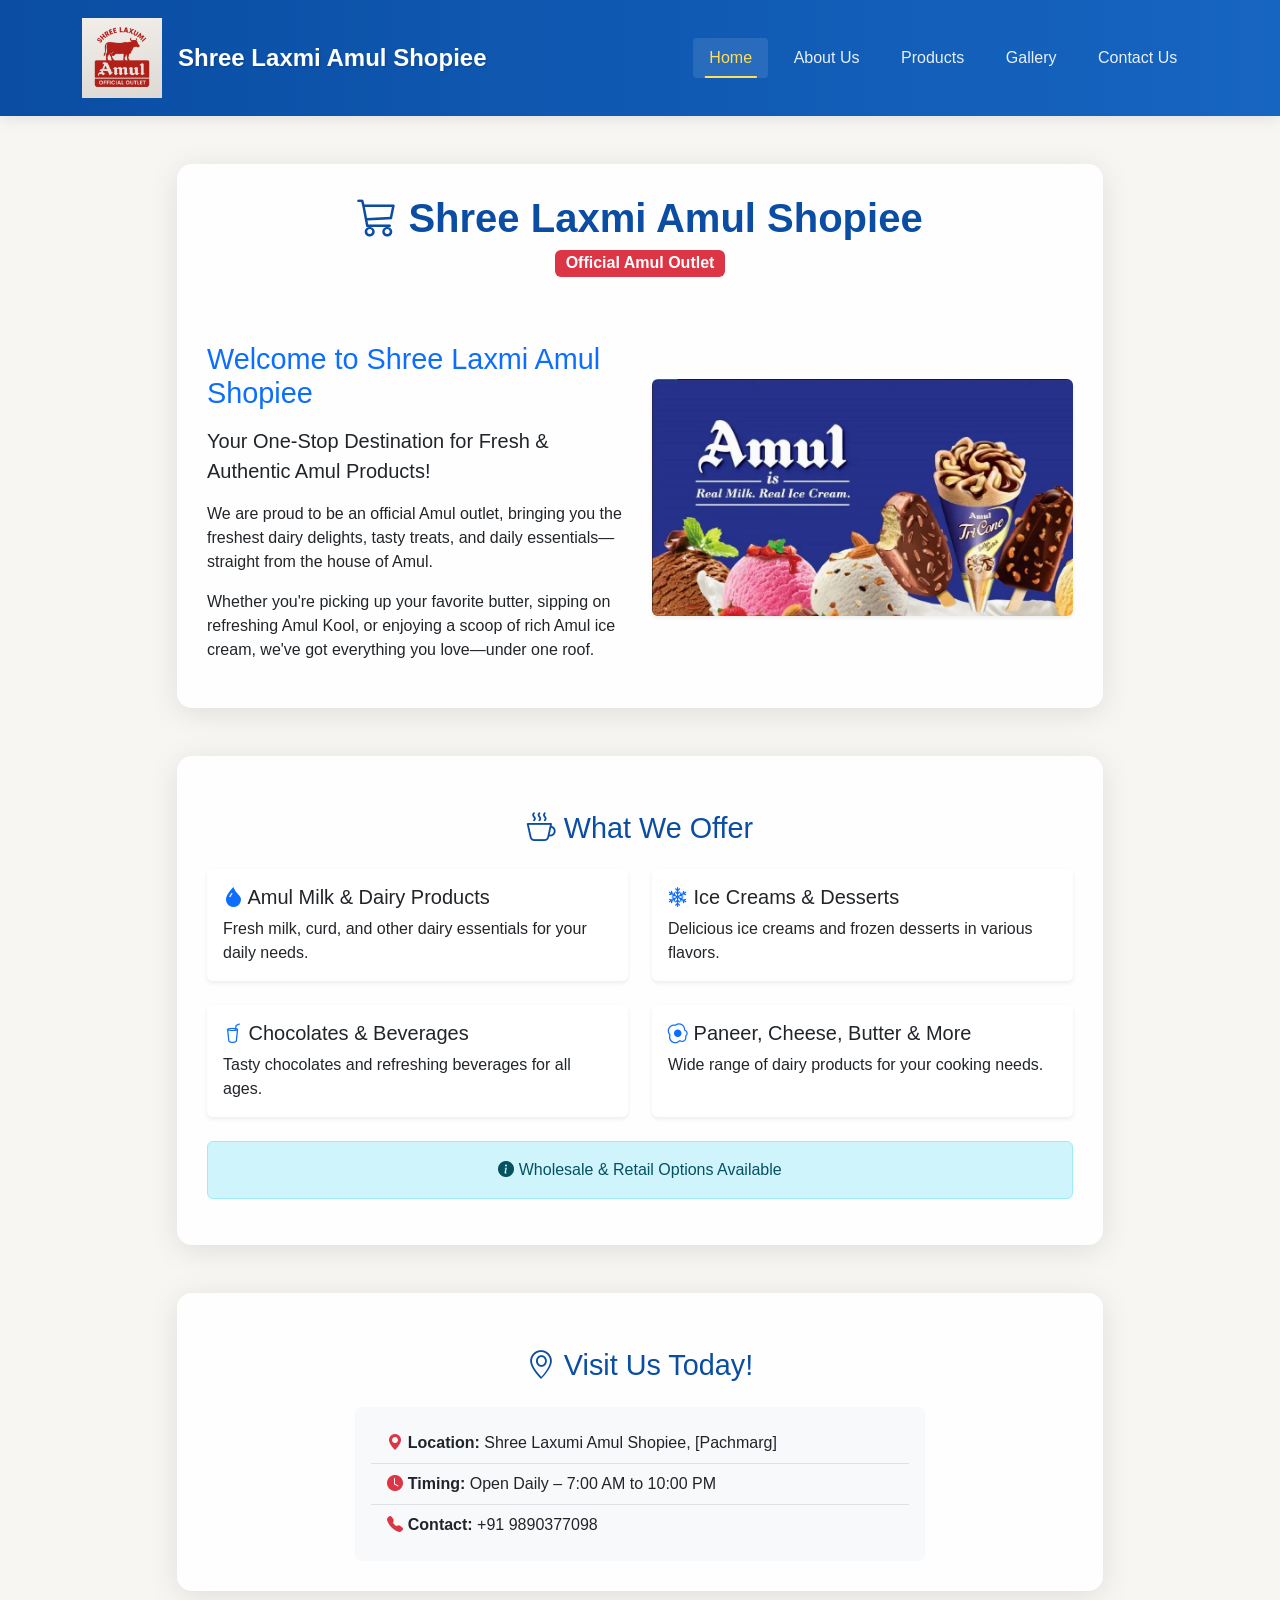
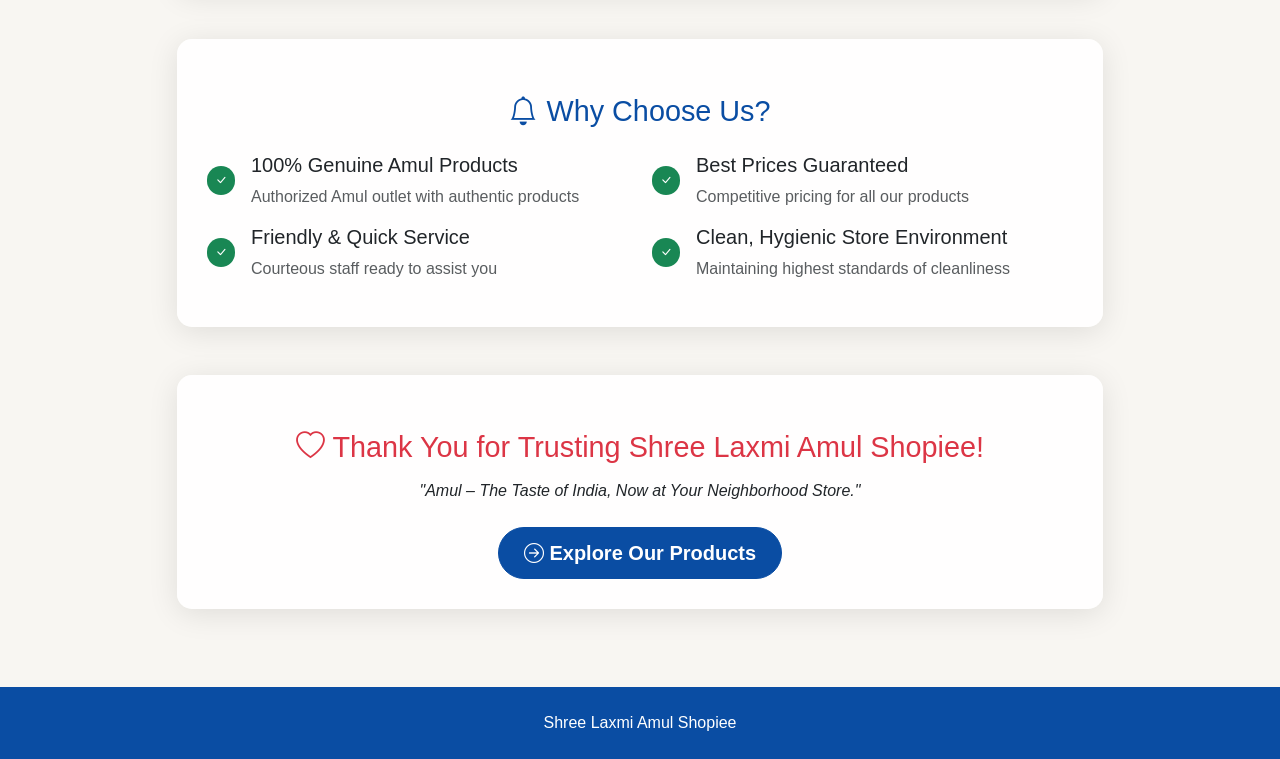
<file: index.html>
<!DOCTYPE html>
<html lang="en">
<head>
    <meta charset="UTF-8">
    <meta name="viewport" content="width=device-width, initial-scale=1.0">
    <title>Amul - Home</title>
    <!-- Bootstrap CSS -->
    <link href="https://cdn.jsdelivr.net/npm/bootstrap@5.3.2/dist/css/bootstrap.min.css" rel="stylesheet">
    <!-- Bootstrap Icons -->
    <link rel="stylesheet" href="https://cdn.jsdelivr.net/npm/bootstrap-icons@1.11.1/font/bootstrap-icons.css">
    <!-- Animate.css -->
    <link rel="stylesheet" href="https://cdnjs.cloudflare.com/ajax/libs/animate.css/4.1.1/animate.min.css">
    <link rel="stylesheet" href="style.css">
</head>
<body>

<nav class="navbar navbar-expand-lg navbar-dark sticky-top">
    <div class="container">
        <a class="navbar-brand d-flex align-items-center" href="index.html">
            <img src="Amul.jpg" alt="Amul Logo" class="logo-img">
            <span class="shop-name ms-3">Shree Laxmi Amul Shopiee</span>
        </a>
        <button class="navbar-toggler" type="button" data-bs-toggle="collapse" data-bs-target="#navbarNav">
            <span class="navbar-toggler-icon"></span>
        </button>
        <div class="collapse navbar-collapse" id="navbarNav">
            <ul class="navbar-nav ms-auto">
                <li class="nav-item">
                    <a class="nav-link active" href="index.html">Home</a>
                </li>
                <li class="nav-item">
                    <a class="nav-link" href="about.html">About Us</a>
                </li>
                <li class="nav-item">
                    <a class="nav-link" href="products.html">Products</a>
                </li>
                <li class="nav-item">
                    <a class="nav-link" href="gallery.html">Gallery</a>
                </li>
                <li class="nav-item">
                    <a class="nav-link" href="contact.html">Contact Us</a>
                </li>
            </ul>
        </div>
    </div>
</nav>

<div class="floating-background">
    <div class="ice-cream cone"></div>
    <div class="ice-cream cup"></div>
    <div class="ice-cream candy"></div>
    <div class="ice-cream cone reversed"></div>
    <div class="ice-cream cup reversed"></div>
    <div class="ice-cream candy reversed"></div>
    <div class="ice-cream cone"></div>
    <div class="ice-cream cup"></div>
    <div class="ice-cream candy"></div>
    <div class="ice-cream cone reversed"></div>
</div>

<main class="container py-5">
    <div class="row justify-content-center">
        <div class="col-lg-10">
            <!-- Hero Section -->
            <div class="content-card mb-5 animate__animated animate__fadeInDown">
                <div class="text-center mb-4">
                    <h1><i class="bi bi-cart3"></i> Shree Laxmi Amul Shopiee</h1>
                    <p class="badge bg-danger fs-6">Official Amul Outlet</p>
                </div>
                
                <div class="row align-items-center">
                    <div class="col-md-6">
                        <h2 class="text-primary"><i class="bi bi-cheese"></i> Welcome to Shree Laxmi Amul Shopiee</h2>
                        <p class="lead">Your One-Stop Destination for Fresh & Authentic Amul Products!</p>
                        <p>We are proud to be an official Amul outlet, bringing you the freshest dairy delights, tasty treats, and daily essentials—straight from the house of Amul.</p>
                        <p>Whether you're picking up your favorite butter, sipping on refreshing Amul Kool, or enjoying a scoop of rich Amul ice cream, we've got everything you love—under one roof.</p>
                    </div>
                    <div class="col-md-6">
                        <div class="text-center">
                            <img src="images/iceindex.webp" alt="Amul Products" class="img-fluid rounded shadow-sm" style="max-height: 300px;">
                        </div>
                    </div>
                </div>
            </div>
            
            <!-- What We Offer Section -->
            <div class="content-card mb-5 animate__animated animate__fadeIn animate__delay-1s">
                <h2 class="text-center mb-4"><i class="bi bi-cup-hot"></i> What We Offer</h2>
                
                <div class="row row-cols-1 row-cols-md-2 g-4">
                    <div class="col">
                        <div class="card h-100 border-0 shadow-sm animate__animated animate__fadeInLeft animate__delay-2s">
                            <div class="card-body">
                                <h5 class="card-title"><i class="bi bi-droplet-fill text-primary"></i> Amul Milk & Dairy Products</h5>
                                <p class="card-text">Fresh milk, curd, and other dairy essentials for your daily needs.</p>
                            </div>
                        </div>
                    </div>
                    <div class="col">
                        <div class="card h-100 border-0 shadow-sm animate__animated animate__fadeInRight animate__delay-2s">
                            <div class="card-body">
                                <h5 class="card-title"><i class="bi bi-snow2 text-primary"></i> Ice Creams & Desserts</h5>
                                <p class="card-text">Delicious ice creams and frozen desserts in various flavors.</p>
                            </div>
                        </div>
                    </div>
                    <div class="col">
                        <div class="card h-100 border-0 shadow-sm animate__animated animate__fadeInLeft animate__delay-3s">
                            <div class="card-body">
                                <h5 class="card-title"><i class="bi bi-cup-straw text-primary"></i> Chocolates & Beverages</h5>
                                <p class="card-text">Tasty chocolates and refreshing beverages for all ages.</p>
                            </div>
                        </div>
                    </div>
                    <div class="col">
                        <div class="card h-100 border-0 shadow-sm animate__animated animate__fadeInRight animate__delay-3s">
                            <div class="card-body">
                                <h5 class="card-title"><i class="bi bi-egg-fried text-primary"></i> Paneer, Cheese, Butter & More</h5>
                                <p class="card-text">Wide range of dairy products for your cooking needs.</p>
                            </div>
                        </div>
                    </div>
                </div>
                
                <div class="text-center mt-4 animate__animated animate__fadeIn animate__delay-4s">
                    <div class="alert alert-info" role="alert">
                        <i class="bi bi-info-circle-fill"></i> Wholesale & Retail Options Available
                    </div>
                </div>
            </div>
            
            <!-- Visit Us Section -->
            <div class="content-card mb-5 animate__animated animate__fadeIn animate__delay-2s">
                <h2 class="text-center mb-4"><i class="bi bi-geo-alt"></i> Visit Us Today!</h2>
                
                <div class="row justify-content-center">
                    <div class="col-md-8">
                        <div class="card border-0 bg-light">
                            <div class="card-body">
                                <ul class="list-group list-group-flush">
                                    <li class="list-group-item bg-transparent">
                                        <i class="bi bi-geo-alt-fill text-danger"></i> <strong>Location:</strong> Shree Laxumi Amul Shopiee, [Pachmarg]
                                    </li>
                                    <li class="list-group-item bg-transparent">
                                        <i class="bi bi-clock-fill text-danger"></i> <strong>Timing:</strong> Open Daily – 7:00 AM to 10:00 PM
                                    </li>
                                    <li class="list-group-item bg-transparent">
                                        <i class="bi bi-telephone-fill text-danger"></i> <strong>Contact:</strong> +91 9890377098
                                    </li>
                                </ul>
                            </div>
                        </div>
                    </div>
                </div>
            </div>
            
            <!-- Why Choose Us Section -->
            <div class="content-card mb-5 animate__animated animate__fadeIn animate__delay-3s">
                <h2 class="text-center mb-4"><i class="bi bi-bell"></i> Why Choose Us?</h2>
                
                <div class="row">
                    <div class="col-md-6 mb-3">
                        <div class="d-flex align-items-center">
                            <div class="flex-shrink-0">
                                <span class="badge rounded-pill bg-success p-2"><i class="bi bi-check-lg"></i></span>
                            </div>
                            <div class="flex-grow-1 ms-3">
                                <h5>100% Genuine Amul Products</h5>
                                <p class="text-muted mb-0">Authorized Amul outlet with authentic products</p>
                            </div>
                        </div>
                    </div>
                    <div class="col-md-6 mb-3">
                        <div class="d-flex align-items-center">
                            <div class="flex-shrink-0">
                                <span class="badge rounded-pill bg-success p-2"><i class="bi bi-check-lg"></i></span>
                            </div>
                            <div class="flex-grow-1 ms-3">
                                <h5>Best Prices Guaranteed</h5>
                                <p class="text-muted mb-0">Competitive pricing for all our products</p>
                            </div>
                        </div>
                    </div>
                    <div class="col-md-6 mb-3">
                        <div class="d-flex align-items-center">
                            <div class="flex-shrink-0">
                                <span class="badge rounded-pill bg-success p-2"><i class="bi bi-check-lg"></i></span>
                            </div>
                            <div class="flex-grow-1 ms-3">
                                <h5>Friendly & Quick Service</h5>
                                <p class="text-muted mb-0">Courteous staff ready to assist you</p>
                            </div>
                        </div>
                    </div>
                    <div class="col-md-6 mb-3">
                        <div class="d-flex align-items-center">
                            <div class="flex-shrink-0">
                                <span class="badge rounded-pill bg-success p-2"><i class="bi bi-check-lg"></i></span>
                            </div>
                            <div class="flex-grow-1 ms-3">
                                <h5>Clean, Hygienic Store Environment</h5>
                                <p class="text-muted mb-0">Maintaining highest standards of cleanliness</p>
                            </div>
                        </div>
                    </div>
                </div>
            </div>
            
            <!-- Thank You Section -->
            <div class="content-card text-center animate__animated animate__fadeInUp animate__delay-4s">
                <h2 class="text-danger"><i class="bi bi-heart"></i> Thank You for Trusting Shree Laxmi Amul Shopiee!</h2>
                <p class="fst-italic">"Amul – The Taste of India, Now at Your Neighborhood Store."</p>
                <div class="mt-4">
                    <a href="products.html" class="btn btn-primary btn-lg">
                        <i class="bi bi-arrow-right-circle"></i> Explore Our Products
                    </a>
                </div>
            </div>
        </div>
    </div>
</main>

<footer class="py-4 text-center text-white">
    <div class="container">
        <p class="mb-0">Shree Laxmi Amul Shopiee</p>
    </div>
</footer>

<!-- Bootstrap JS Bundle with Popper -->
<script src="https://cdn.jsdelivr.net/npm/bootstrap@5.3.2/dist/js/bootstrap.bundle.min.js"></script>
<!-- Animation Scroll Script -->
<script>
    // Function to handle animations on scroll
    function handleScrollAnimations() {
        const elements = document.querySelectorAll('.animate-on-scroll');
        
        elements.forEach(element => {
            const elementPosition = element.getBoundingClientRect().top;
            const windowHeight = window.innerHeight;
            
            if (elementPosition < windowHeight - 50) {
                element.classList.add('visible');
            }
        });
    }
    
    // Add scroll event listener
    window.addEventListener('scroll', handleScrollAnimations);
    
    // Initial check for elements in view
    document.addEventListener('DOMContentLoaded', function() {
        handleScrollAnimations();
    });
</script>
</body>
</html>
</file>
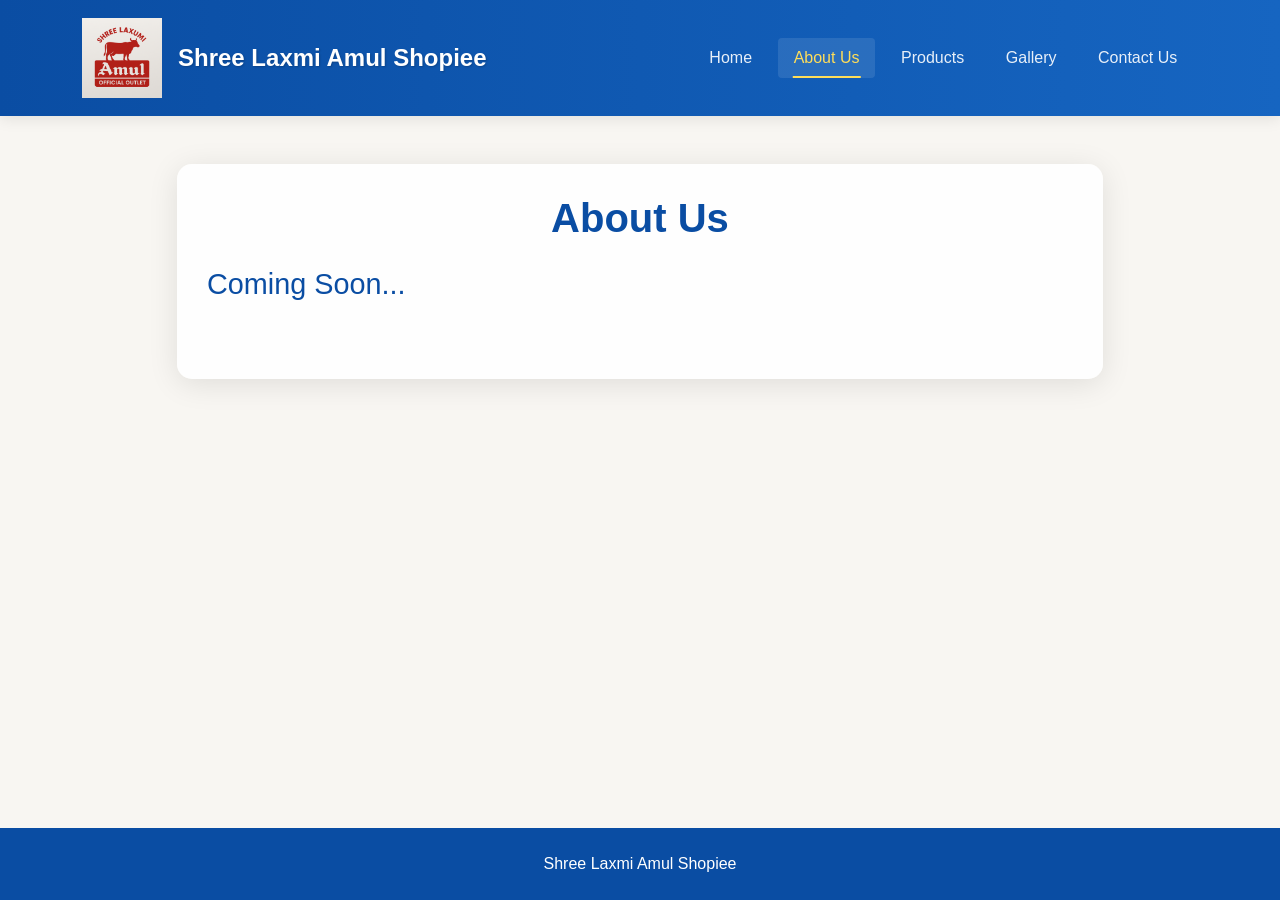
<file: about.html>
<!DOCTYPE html>
<html lang="en">
<head>
    <meta charset="UTF-8">
    <meta name="viewport" content="width=device-width, initial-scale=1.0">
    <title>Amul - About Us</title>
    <!-- Bootstrap CSS -->
    <link href="https://cdn.jsdelivr.net/npm/bootstrap@5.3.2/dist/css/bootstrap.min.css" rel="stylesheet">
    <!-- Animate.css -->
    <link rel="stylesheet" href="https://cdnjs.cloudflare.com/ajax/libs/animate.css/4.1.1/animate.min.css">
    <link rel="stylesheet" href="style.css">
</head>
<body>

<nav class="navbar navbar-expand-lg navbar-dark sticky-top">
    <div class="container">
        <a class="navbar-brand d-flex align-items-center" href="index.html">
            <img src="Amul.jpg" alt="Amul Logo" class="logo-img">
            <span class="shop-name ms-3">Shree Laxmi Amul Shopiee</span>
        </a>
        <button class="navbar-toggler" type="button" data-bs-toggle="collapse" data-bs-target="#navbarNav">
            <span class="navbar-toggler-icon"></span>
        </button>
        <div class="collapse navbar-collapse" id="navbarNav">
            <ul class="navbar-nav ms-auto">
                <li class="nav-item">
                    <a class="nav-link" href="index.html">Home</a>
                </li>
                <li class="nav-item">
                    <a class="nav-link active" href="about.html">About Us</a>
                </li>
                <li class="nav-item">
                    <a class="nav-link" href="products.html">Products</a>
                </li>
                <li class="nav-item">
                    <a class="nav-link" href="gallery.html">Gallery</a>
                </li>
                <li class="nav-item">
                    <a class="nav-link" href="contact.html">Contact Us</a>
                </li>
            </ul>
        </div>
    </div>
</nav>

<div class="floating-background">
    <div class="ice-cream cone"></div>
    <div class="ice-cream cup"></div>
    <div class="ice-cream candy"></div>
    <div class="ice-cream cone reversed"></div>
    <div class="ice-cream cup reversed"></div>
    <div class="ice-cream candy reversed"></div>
    <div class="ice-cream cone"></div>
    <div class="ice-cream cup"></div>
    <div class="ice-cream candy"></div>
    <div class="ice-cream cone reversed"></div>
</div>

<main class="container py-5">
    <div class="row justify-content-center">
        <div class="col-lg-10">
            <div class="content-card animate__animated animate__fadeIn">
                <h1 class="text-center mb-4 animate__animated animate__fadeInDown">About Us</h1>
                
                <div class="about-content animate__animated animate__fadeInUp animate__delay-1s">
                    <h2 class="pulse-animation">Coming Soon...</h2>
                    <div class="text-center mt-5">
                        <i class="bi bi-clock-history fs-1 text-primary float-animation"></i>
                    </div>
                </div>
            </div>
        </div>
    </div>
</main>

<footer class="py-4 text-center text-white">
    <div class="container">
        <p class="mb-0">Shree Laxmi Amul Shopiee</p>
    </div>
</footer>

<!-- Bootstrap JS Bundle with Popper -->
<script src="https://cdn.jsdelivr.net/npm/bootstrap@5.3.2/dist/js/bootstrap.bundle.min.js"></script>
</body>
</html>
</file>
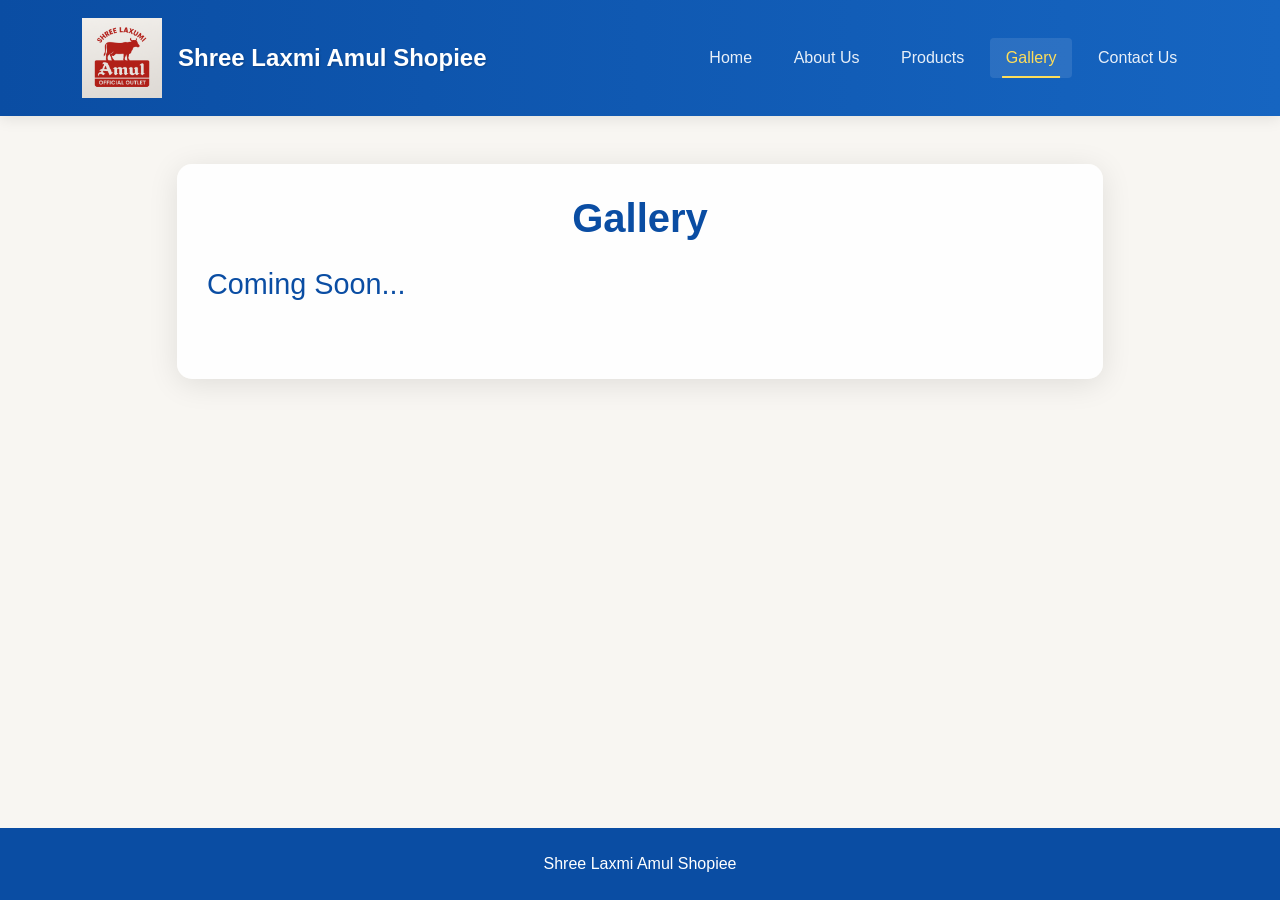
<file: gallery.html>
<!DOCTYPE html>
<html lang="en">
<head>
    <meta charset="UTF-8">
    <meta name="viewport" content="width=device-width, initial-scale=1.0">
    <title>Amul - Gallery</title>
    <!-- Bootstrap CSS -->
    <link href="https://cdn.jsdelivr.net/npm/bootstrap@5.3.2/dist/css/bootstrap.min.css" rel="stylesheet">
    <!-- Animate.css -->
    <link rel="stylesheet" href="https://cdnjs.cloudflare.com/ajax/libs/animate.css/4.1.1/animate.min.css">
    <link rel="stylesheet" href="style.css">
</head>
<body>

<nav class="navbar navbar-expand-lg navbar-dark sticky-top">
    <div class="container">
        <a class="navbar-brand d-flex align-items-center" href="index.html">
            <img src="Amul.jpg" alt="Amul Logo" class="logo-img">
            <span class="shop-name ms-3">Shree Laxmi Amul Shopiee</span>
        </a>
        <button class="navbar-toggler" type="button" data-bs-toggle="collapse" data-bs-target="#navbarNav">
            <span class="navbar-toggler-icon"></span>
        </button>
        <div class="collapse navbar-collapse" id="navbarNav">
            <ul class="navbar-nav ms-auto">
                <li class="nav-item">
                    <a class="nav-link" href="index.html">Home</a>
                </li>
                <li class="nav-item">
                    <a class="nav-link" href="about.html">About Us</a>
                </li>
                <li class="nav-item">
                    <a class="nav-link" href="products.html">Products</a>
                </li>
                <li class="nav-item">
                    <a class="nav-link active" href="gallery.html">Gallery</a>
                </li>
                <li class="nav-item">
                    <a class="nav-link" href="contact.html">Contact Us</a>
                </li>
            </ul>
        </div>
    </div>
</nav>

<div class="floating-background">
    <div class="ice-cream cone"></div>
    <div class="ice-cream cup"></div>
    <div class="ice-cream candy"></div>
    <div class="ice-cream cone reversed"></div>
    <div class="ice-cream cup reversed"></div>
    <div class="ice-cream candy reversed"></div>
    <div class="ice-cream cone"></div>
    <div class="ice-cream cup"></div>
    <div class="ice-cream candy"></div>
    <div class="ice-cream cone reversed"></div>
</div>

<main class="container py-5">
    <div class="row justify-content-center">
        <div class="col-lg-10">
            <div class="content-card animate__animated animate__fadeIn">
                <h1 class="text-center mb-4 animate__animated animate__fadeInDown">Gallery</h1>
                
                <div class="gallery-content animate__animated animate__fadeInUp animate__delay-1s">
                    <h2 class="pulse-animation">Coming Soon...</h2>
                    <div class="text-center mt-5">
                        <i class="bi bi-camera fs-1 text-primary float-animation"></i>
                    </div>
                </div>
            </div>
        </div>
    </div>
</main>

<footer class="py-4 text-center text-white">
    <div class="container">
        <p class="mb-0">Shree Laxmi Amul Shopiee</p>
    </div>
</footer>

<!-- Bootstrap JS Bundle with Popper -->
<script src="https://cdn.jsdelivr.net/npm/bootstrap@5.3.2/dist/js/bootstrap.bundle.min.js"></script>
</body>
</html>
</file>
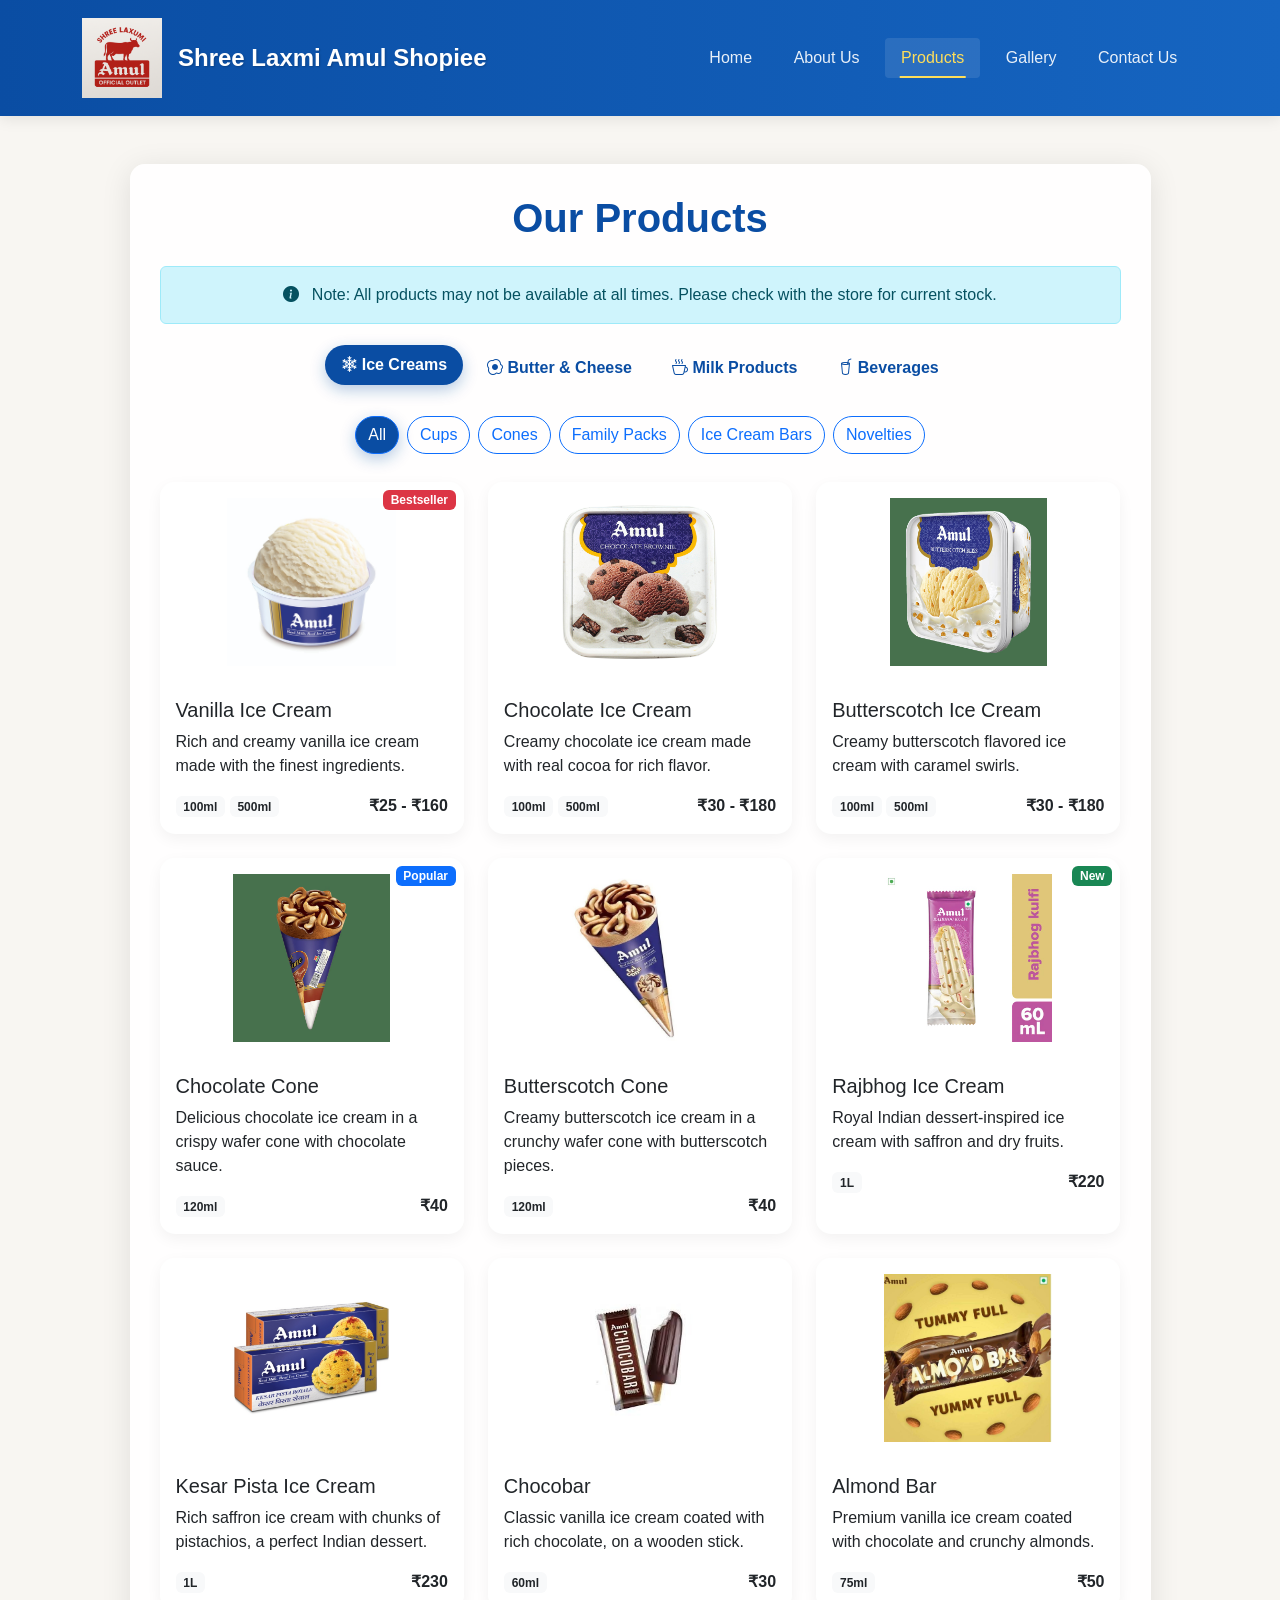
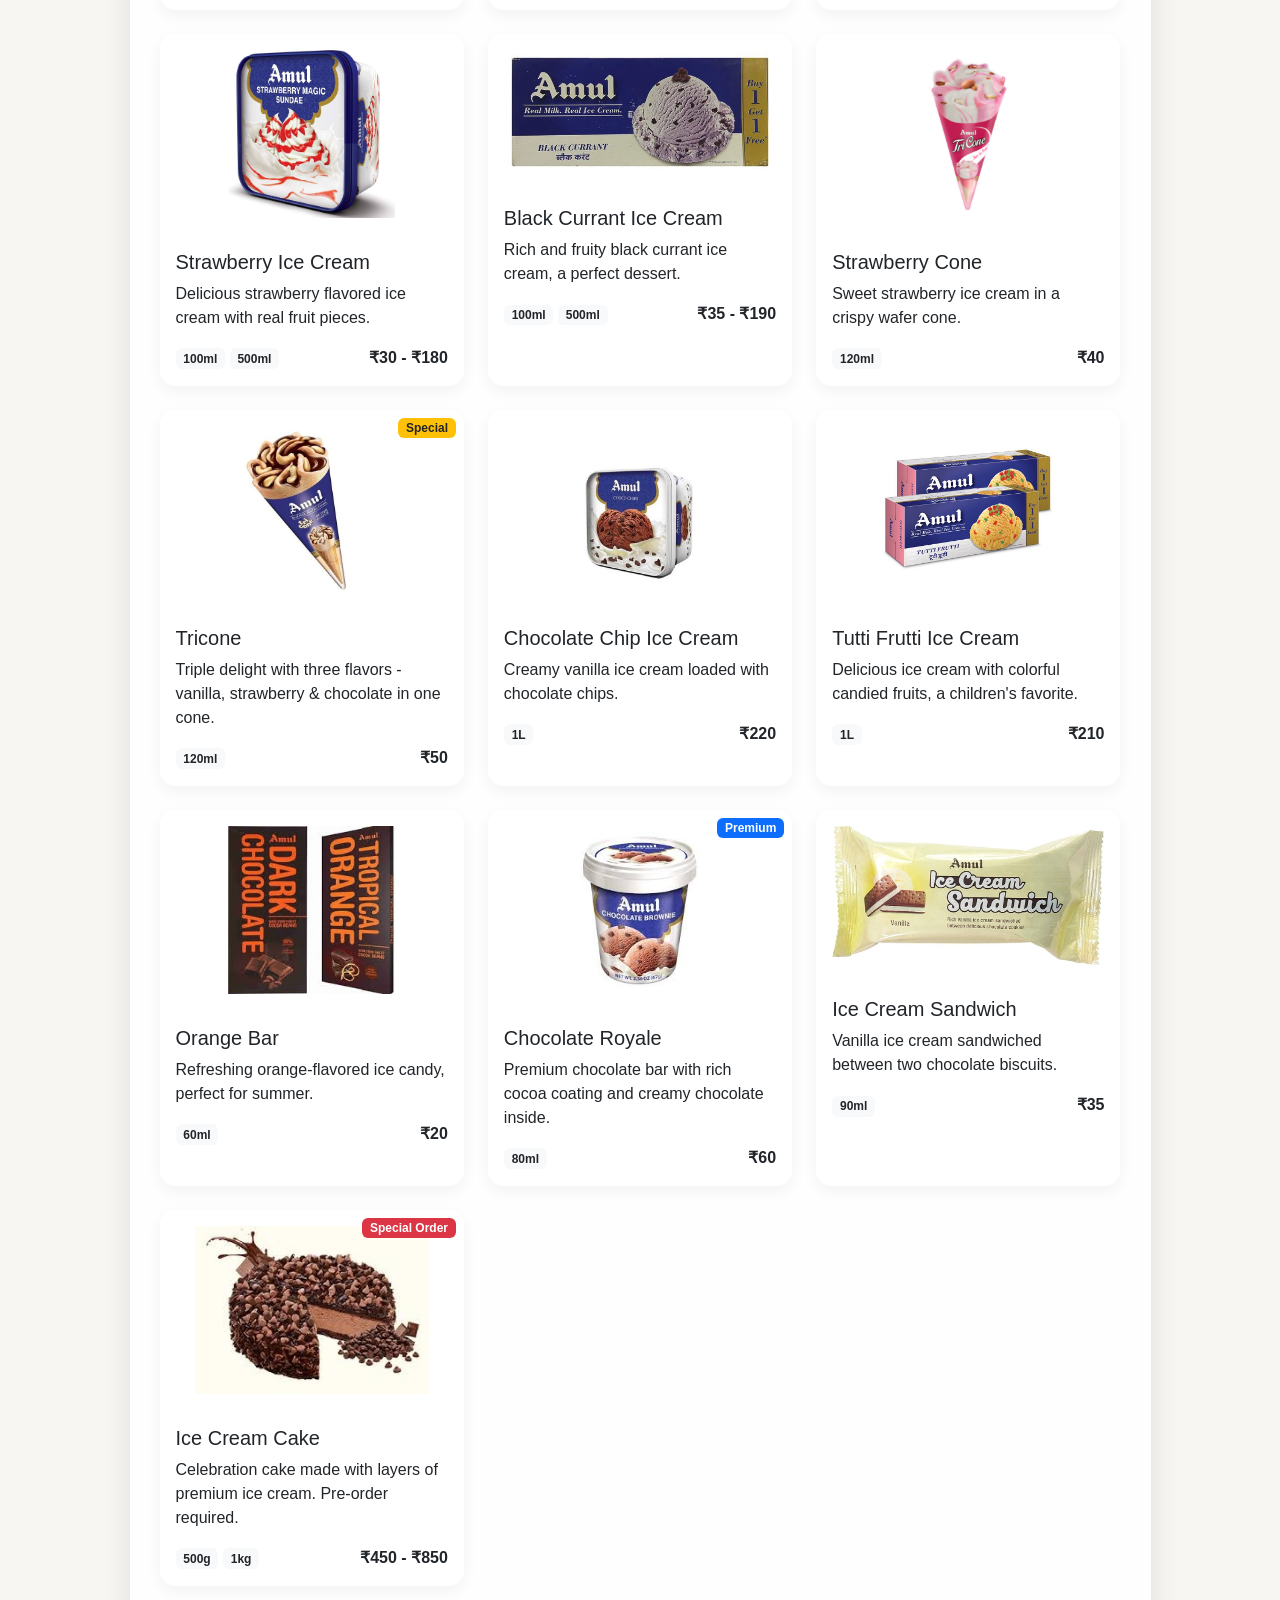
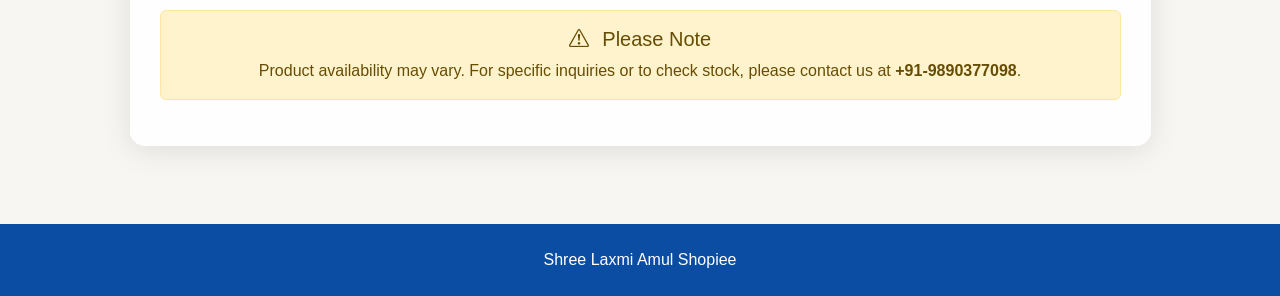
<file: products.html>
<!DOCTYPE html>
<html lang="en">
<head>
    <meta charset="UTF-8">
    <meta name="viewport" content="width=device-width, initial-scale=1.0">
    <title>Amul - Products</title>
    <!-- Bootstrap CSS -->
    <link href="https://cdn.jsdelivr.net/npm/bootstrap@5.3.2/dist/css/bootstrap.min.css" rel="stylesheet">
    <!-- Bootstrap Icons -->
    <link rel="stylesheet" href="https://cdn.jsdelivr.net/npm/bootstrap-icons@1.11.1/font/bootstrap-icons.css">
    <!-- Animate.css -->
    <link rel="stylesheet" href="https://cdnjs.cloudflare.com/ajax/libs/animate.css/4.1.1/animate.min.css">
    <link rel="stylesheet" href="style.css">
</head>
<body>

<nav class="navbar navbar-expand-lg navbar-dark sticky-top">
    <div class="container">
        <a class="navbar-brand d-flex align-items-center" href="index.html">
            <img src="Amul.jpg" alt="Amul Logo" class="logo-img">
            <span class="shop-name ms-3">Shree Laxmi Amul Shopiee</span>
        </a>
        <button class="navbar-toggler" type="button" data-bs-toggle="collapse" data-bs-target="#navbarNav">
            <span class="navbar-toggler-icon"></span>
        </button>
        <div class="collapse navbar-collapse" id="navbarNav">
            <ul class="navbar-nav ms-auto">
                <li class="nav-item">
                    <a class="nav-link" href="index.html">Home</a>
                </li>
                <li class="nav-item">
                    <a class="nav-link" href="about.html">About Us</a>
                </li>
                <li class="nav-item">
                    <a class="nav-link active" href="products.html">Products</a>
                </li>
                <li class="nav-item">
                    <a class="nav-link" href="gallery.html">Gallery</a>
                </li>
                <li class="nav-item">
                    <a class="nav-link" href="contact.html">Contact Us</a>
                </li>
            </ul>
        </div>
    </div>
</nav>

<div class="floating-background">
    <div class="ice-cream cone"></div>
    <div class="ice-cream cup"></div>
    <div class="ice-cream candy"></div>
    <div class="ice-cream cone reversed"></div>
    <div class="ice-cream cup reversed"></div>
    <div class="ice-cream candy reversed"></div>
    <div class="ice-cream cone"></div>
    <div class="ice-cream cup"></div>
    <div class="ice-cream candy"></div>
    <div class="ice-cream cone reversed"></div>
</div>

<main class="container py-5">
    <div class="row justify-content-center">
        <div class="col-lg-11">
            <div class="content-card animate__animated animate__fadeIn">
                <h1 class="text-center mb-4 animate__animated animate__fadeInDown">Our Products</h1>
                
                <div class="alert alert-info text-center mb-4 animate__animated animate__fadeIn animate__delay-1s">
                    <i class="bi bi-info-circle-fill me-2"></i> Note: All products may not be available at all times. Please check with the store for current stock.
                </div>
                
                <!-- Product Categories Tabs -->
                <ul class="nav nav-pills mb-4 justify-content-center animate__animated animate__fadeIn animate__delay-1s" id="productTabs" role="tablist">
                    <li class="nav-item" role="presentation">
                        <button class="nav-link active mx-1" id="ice-cream-tab" data-bs-toggle="pill" data-bs-target="#ice-cream" type="button" role="tab">
                            <i class="bi bi-snow2"></i> Ice Creams
                        </button>
                    </li>
                    <li class="nav-item" role="presentation">
                        <button class="nav-link mx-1" id="butter-cheese-tab" data-bs-toggle="pill" data-bs-target="#butter-cheese" type="button" role="tab">
                            <i class="bi bi-egg-fried"></i> Butter & Cheese
                        </button>
                    </li>
                    <li class="nav-item" role="presentation">
                        <button class="nav-link mx-1" id="milk-tab" data-bs-toggle="pill" data-bs-target="#milk" type="button" role="tab">
                            <i class="bi bi-cup-hot"></i> Milk Products
                        </button>
                    </li>
                    <li class="nav-item" role="presentation">
                        <button class="nav-link mx-1" id="beverages-tab" data-bs-toggle="pill" data-bs-target="#beverages" type="button" role="tab">
                            <i class="bi bi-cup-straw"></i> Beverages
                        </button>
                    </li>
                </ul>
                
                <!-- Product Content -->
                <div class="tab-content animate__animated animate__fadeIn animate__delay-2s" id="productTabContent">
                    <!-- Ice Cream Tab -->
                    <div class="tab-pane fade show active" id="ice-cream" role="tabpanel">
                        <!-- Ice Cream Categories -->
                        <div class="d-flex flex-wrap justify-content-center mb-4">
                            <button class="btn btn-outline-primary m-1 ice-cream-filter active" data-filter="all">All</button>
                            <button class="btn btn-outline-primary m-1 ice-cream-filter" data-filter="cups">Cups</button>
                            <button class="btn btn-outline-primary m-1 ice-cream-filter" data-filter="cones">Cones</button>
                            <button class="btn btn-outline-primary m-1 ice-cream-filter" data-filter="family">Family Packs</button>
                            <button class="btn btn-outline-primary m-1 ice-cream-filter" data-filter="bars">Ice Cream Bars</button>
                            <button class="btn btn-outline-primary m-1 ice-cream-filter" data-filter="novelty">Novelties</button>
                        </div>
                        
                        <!-- Ice Cream Products -->
                        <div class="row row-cols-1 row-cols-md-2 row-cols-lg-3 g-4 mb-4">
                            <!-- Cup Products -->
                            <div class="col ice-cream-item cups">
                                <div class="card h-100 product-card animate-hover">
                                    <div class="position-relative">
                                        <img src="images/Amul-Cup-Vanilla-Royale.jpg" class="card-img-top p-3" alt="Vanilla Ice Cream">
                                        <span class="badge bg-danger position-absolute top-0 end-0 m-2">Bestseller</span>
                                    </div>
                                    <div class="card-body">
                                        <h5 class="card-title">Vanilla Ice Cream</h5>
                                        <p class="card-text">Rich and creamy vanilla ice cream made with the finest ingredients.</p>
                                        <div class="d-flex justify-content-between align-items-center">
                                            <div class="sizes">
                                                <span class="badge bg-light text-dark">100ml</span>
                                                <span class="badge bg-light text-dark">500ml</span>
                                            </div>
                                            <span class="price fw-bold">₹25 - ₹160</span>
                                        </div>
                                    </div>
                                </div>
                            </div>
                            
                            <div class="col ice-cream-item cups">
                                <div class="card h-100 product-card animate-hover">
                                    <img src="images/Chocolate Ice Cream.jpg" class="card-img-top p-3" alt="Chocolate Ice Cream">
                                    <div class="card-body">
                                        <h5 class="card-title">Chocolate Ice Cream</h5>
                                        <p class="card-text">Creamy chocolate ice cream made with real cocoa for rich flavor.</p>
                                        <div class="d-flex justify-content-between align-items-center">
                                            <div class="sizes">
                                                <span class="badge bg-light text-dark">100ml</span>
                                                <span class="badge bg-light text-dark">500ml</span>
                                            </div>
                                            <span class="price fw-bold">₹30 - ₹180</span>
                                        </div>
                                    </div>
                                </div>
                            </div>
                            
                            <div class="col ice-cream-item cups">
                                <div class="card h-100 product-card animate-hover">
                                    <img src="images/Butterscotch Ice Cream.jpg" class="card-img-top p-3" alt="Butterscotch Ice Cream">
                                    <div class="card-body">
                                        <h5 class="card-title">Butterscotch Ice Cream</h5>
                                        <p class="card-text">Creamy butterscotch flavored ice cream with caramel swirls.</p>
                                        <div class="d-flex justify-content-between align-items-center">
                                            <div class="sizes">
                                                <span class="badge bg-light text-dark">100ml</span>
                                                <span class="badge bg-light text-dark">500ml</span>
                                            </div>
                                            <span class="price fw-bold">₹30 - ₹180</span>
                                        </div>
                                    </div>
                                </div>
                            </div>
                            
                            <!-- Cone Products -->
                            <div class="col ice-cream-item cones">
                                <div class="card h-100 product-card animate-hover">
                                    <div class="position-relative">
                                        <img src="images/Chocolate Cone.jpg" class="card-img-top p-3" alt="Chocolate Cone">
                                        <span class="badge bg-primary position-absolute top-0 end-0 m-2">Popular</span>
                                    </div>
                                    <div class="card-body">
                                        <h5 class="card-title">Chocolate Cone</h5>
                                        <p class="card-text">Delicious chocolate ice cream in a crispy wafer cone with chocolate sauce.</p>
                                        <div class="d-flex justify-content-between align-items-center">
                                            <div class="sizes">
                                                <span class="badge bg-light text-dark">120ml</span>
                                            </div>
                                            <span class="price fw-bold">₹40</span>
                                        </div>
                                    </div>
                                </div>
                            </div>
                            
                            <div class="col ice-cream-item cones">
                                <div class="card h-100 product-card animate-hover">
                                    <img src="images/Butterscotch Cone.jpg" class="card-img-top p-3" alt="Butterscotch Cone">
                                    <div class="card-body">
                                        <h5 class="card-title">Butterscotch Cone</h5>
                                        <p class="card-text">Creamy butterscotch ice cream in a crunchy wafer cone with butterscotch pieces.</p>
                                        <div class="d-flex justify-content-between align-items-center">
                                            <div class="sizes">
                                                <span class="badge bg-light text-dark">120ml</span>
                                            </div>
                                            <span class="price fw-bold">₹40</span>
                                        </div>
                                    </div>
                                </div>
                            </div>
                            
                            <!-- Family Pack Products -->
                            <div class="col ice-cream-item family">
                                <div class="card h-100 product-card animate-hover">
                                    <div class="position-relative">
                                        <img src="images/Rajbhog Ice Cream.jpg" class="card-img-top p-3" alt="Rajbhog Ice Cream">
                                        <span class="badge bg-success position-absolute top-0 end-0 m-2">New</span>
                                    </div>
                                    <div class="card-body">
                                        <h5 class="card-title">Rajbhog Ice Cream</h5>
                                        <p class="card-text">Royal Indian dessert-inspired ice cream with saffron and dry fruits.</p>
                                        <div class="d-flex justify-content-between align-items-center">
                                            <div class="sizes">
                                                <span class="badge bg-light text-dark">1L</span>
                                            </div>
                                            <span class="price fw-bold">₹220</span>
                                        </div>
                                    </div>
                                </div>
                            </div>
                            
                            <div class="col ice-cream-item family">
                                <div class="card h-100 product-card animate-hover">
                                    <img src="images/Kesar Pista Ice Cream.jpg" class="card-img-top p-3" alt="Kesar Pista Ice Cream">
                                    <div class="card-body">
                                        <h5 class="card-title">Kesar Pista Ice Cream</h5>
                                        <p class="card-text">Rich saffron ice cream with chunks of pistachios, a perfect Indian dessert.</p>
                                        <div class="d-flex justify-content-between align-items-center">
                                            <div class="sizes">
                                                <span class="badge bg-light text-dark">1L</span>
                                            </div>
                                            <span class="price fw-bold">₹230</span>
                                        </div>
                                    </div>
                                </div>
                            </div>
                            
                            <!-- Ice Cream Bars -->
                            <div class="col ice-cream-item bars">
                                <div class="card h-100 product-card animate-hover">
                                    <img src="images/Chocobar.jpg" class="card-img-top p-3" alt="Chocolate Bar">
                                    <div class="card-body">
                                        <h5 class="card-title">Chocobar</h5>
                                        <p class="card-text">Classic vanilla ice cream coated with rich chocolate, on a wooden stick.</p>
                                        <div class="d-flex justify-content-between align-items-center">
                                            <div class="sizes">
                                                <span class="badge bg-light text-dark">60ml</span>
                                            </div>
                                            <span class="price fw-bold">₹30</span>
                                        </div>
                                    </div>
                                </div>
                            </div>
                            
                            <div class="col ice-cream-item bars">
                                <div class="card h-100 product-card animate-hover">
                                    <img src="images/Almond Bar.jpg" class="card-img-top p-3" alt="Almond Bar">
                                    <div class="card-body">
                                        <h5 class="card-title">Almond Bar</h5>
                                        <p class="card-text">Premium vanilla ice cream coated with chocolate and crunchy almonds.</p>
                                        <div class="d-flex justify-content-between align-items-center">
                                            <div class="sizes">
                                                <span class="badge bg-light text-dark">75ml</span>
                                            </div>
                                            <span class="price fw-bold">₹50</span>
                                        </div>
                                    </div>
                                </div>
                            </div>
                            
                            <!-- Additional Cup Products -->
                            <div class="col ice-cream-item cups">
                                <div class="card h-100 product-card animate-hover">
                                    <img src="images/Strawberry Ice Cream.jpg" class="card-img-top p-3" alt="Strawberry Ice Cream">
                                    <div class="card-body">
                                        <h5 class="card-title">Strawberry Ice Cream</h5>
                                        <p class="card-text">Delicious strawberry flavored ice cream with real fruit pieces.</p>
                                        <div class="d-flex justify-content-between align-items-center">
                                            <div class="sizes">
                                                <span class="badge bg-light text-dark">100ml</span>
                                                <span class="badge bg-light text-dark">500ml</span>
                                            </div>
                                            <span class="price fw-bold">₹30 - ₹180</span>
                                        </div>
                                    </div>
                                </div>
                            </div>
                            
                            <div class="col ice-cream-item cups">
                                <div class="card h-100 product-card animate-hover">
                                    <img src="images/Black Currant Ice Cream.jpg" class="card-img-top p-3" alt="Black Currant Ice Cream">
                                    <div class="card-body">
                                        <h5 class="card-title">Black Currant Ice Cream</h5>
                                        <p class="card-text">Rich and fruity black currant ice cream, a perfect dessert.</p>
                                        <div class="d-flex justify-content-between align-items-center">
                                            <div class="sizes">
                                                <span class="badge bg-light text-dark">100ml</span>
                                                <span class="badge bg-light text-dark">500ml</span>
                                            </div>
                                            <span class="price fw-bold">₹35 - ₹190</span>
                                        </div>
                                    </div>
                                </div>
                            </div>
                            
                            <!-- Additional Cone Products -->
                            <div class="col ice-cream-item cones">
                                <div class="card h-100 product-card animate-hover">
                                    <img src="images/Strawberry Cone.jpg" class="card-img-top p-3" alt="Strawberry Cone">
                                    <div class="card-body">
                                        <h5 class="card-title">Strawberry Cone</h5>
                                        <p class="card-text">Sweet strawberry ice cream in a crispy wafer cone.</p>
                                        <div class="d-flex justify-content-between align-items-center">
                                            <div class="sizes">
                                                <span class="badge bg-light text-dark">120ml</span>
                                            </div>
                                            <span class="price fw-bold">₹40</span>
                                        </div>
                                    </div>
                                </div>
                            </div>
                            
                            <div class="col ice-cream-item cones">
                                <div class="card h-100 product-card animate-hover">
                                    <div class="position-relative">
                                        <img src="images/Tricone.jpg" class="card-img-top p-3" alt="Tricone">
                                        <span class="badge bg-warning text-dark position-absolute top-0 end-0 m-2">Special</span>
                                    </div>
                                    <div class="card-body">
                                        <h5 class="card-title">Tricone</h5>
                                        <p class="card-text">Triple delight with three flavors - vanilla, strawberry & chocolate in one cone.</p>
                                        <div class="d-flex justify-content-between align-items-center">
                                            <div class="sizes">
                                                <span class="badge bg-light text-dark">120ml</span>
                                            </div>
                                            <span class="price fw-bold">₹50</span>
                                        </div>
                                    </div>
                                </div>
                            </div>
                            
                            <!-- Additional Family Pack Products -->
                            <div class="col ice-cream-item family">
                                <div class="card h-100 product-card animate-hover">
                                    <img src="images/Chocolate Chip Ice Cream.jpg" class="card-img-top p-3" alt="Chocolate Chip Ice Cream">
                                    <div class="card-body">
                                        <h5 class="card-title">Chocolate Chip Ice Cream</h5>
                                        <p class="card-text">Creamy vanilla ice cream loaded with chocolate chips.</p>
                                        <div class="d-flex justify-content-between align-items-center">
                                            <div class="sizes">
                                                <span class="badge bg-light text-dark">1L</span>
                                            </div>
                                            <span class="price fw-bold">₹220</span>
                                        </div>
                                    </div>
                                </div>
                            </div>
                            
                            <div class="col ice-cream-item family">
                                <div class="card h-100 product-card animate-hover">
                                    <img src="images/Tutti Frutti Ice Cream.jpg" class="card-img-top p-3" alt="Tutti Frutti Ice Cream">
                                    <div class="card-body">
                                        <h5 class="card-title">Tutti Frutti Ice Cream</h5>
                                        <p class="card-text">Delicious ice cream with colorful candied fruits, a children's favorite.</p>
                                        <div class="d-flex justify-content-between align-items-center">
                                            <div class="sizes">
                                                <span class="badge bg-light text-dark">1L</span>
                                            </div>
                                            <span class="price fw-bold">₹210</span>
                                        </div>
                                    </div>
                                </div>
                            </div>
                            
                            <!-- Additional Ice Cream Bars -->
                            <div class="col ice-cream-item bars">
                                <div class="card h-100 product-card animate-hover">
                                    <img src="images/Orange Bar.jpg" class="card-img-top p-3" alt="Orange Bar">
                                    <div class="card-body">
                                        <h5 class="card-title">Orange Bar</h5>
                                        <p class="card-text">Refreshing orange-flavored ice candy, perfect for summer.</p>
                                        <div class="d-flex justify-content-between align-items-center">
                                            <div class="sizes">
                                                <span class="badge bg-light text-dark">60ml</span>
                                            </div>
                                            <span class="price fw-bold">₹20</span>
                                        </div>
                                    </div>
                                </div>
                            </div>
                            
                            <div class="col ice-cream-item bars">
                                <div class="card h-100 product-card animate-hover">
                                    <div class="position-relative">
                                        <img src="images/Chocolate Royale.jpg" class="card-img-top p-3" alt="King Cone">
                                        <span class="badge bg-primary position-absolute top-0 end-0 m-2">Premium</span>
                                    </div>
                                    <div class="card-body">
                                        <h5 class="card-title">Chocolate Royale</h5>
                                        <p class="card-text">Premium chocolate bar with rich cocoa coating and creamy chocolate inside.</p>
                                        <div class="d-flex justify-content-between align-items-center">
                                            <div class="sizes">
                                                <span class="badge bg-light text-dark">80ml</span>
                                            </div>
                                            <span class="price fw-bold">₹60</span>
                                        </div>
                                    </div>
                                </div>
                            </div>
                            
                            <!-- Novelty Ice Creams -->
                            <div class="col ice-cream-item novelty">
                                <div class="card h-100 product-card animate-hover">
                                    <img src="images/Ice Cream Sandwich.jpg" class="card-img-top p-3" alt="Ice Cream Sandwich">
                                    <div class="card-body">
                                        <h5 class="card-title">Ice Cream Sandwich</h5>
                                        <p class="card-text">Vanilla ice cream sandwiched between two chocolate biscuits.</p>
                                        <div class="d-flex justify-content-between align-items-center">
                                            <div class="sizes">
                                                <span class="badge bg-light text-dark">90ml</span>
                                            </div>
                                            <span class="price fw-bold">₹35</span>
                                        </div>
                                    </div>
                                </div>
                            </div>
                            
                            <div class="col ice-cream-item novelty">
                                <div class="card h-100 product-card animate-hover">
                                    <div class="position-relative">
                                        <img src="images/Ice Cream Cake.jpg" class="card-img-top p-3" alt="Ice Cream Cake">
                                        <span class="badge bg-danger position-absolute top-0 end-0 m-2">Special Order</span>
                                    </div>
                                    <div class="card-body">
                                        <h5 class="card-title">Ice Cream Cake</h5>
                                        <p class="card-text">Celebration cake made with layers of premium ice cream. Pre-order required.</p>
                                        <div class="d-flex justify-content-between align-items-center">
                                            <div class="sizes">
                                                <span class="badge bg-light text-dark">500g</span>
                                                <span class="badge bg-light text-dark">1kg</span>
                                            </div>
                                            <span class="price fw-bold">₹450 - ₹850</span>
                                        </div>
                                    </div>
                                </div>
                            </div>
                        </div>
                    </div>
                    
                    <!-- Butter & Cheese Tab -->
                    <div class="tab-pane fade" id="butter-cheese" role="tabpanel">
                        <div class="row row-cols-1 row-cols-md-2 row-cols-lg-3 g-4 mb-4">
                            <!-- Butter Products -->
                            <div class="col">
                                <div class="card h-100 product-card animate-hover">
                                    <div class="position-relative">
                                        <img src="images/Amul Butter.jpg" class="card-img-top p-3" alt="Amul Butter">
                                        <span class="badge bg-danger position-absolute top-0 end-0 m-2">Popular</span>
                                    </div>
                                    <div class="card-body">
                                        <h5 class="card-title">Amul Butter</h5>
                                        <p class="card-text">The iconic Amul Butter, perfect for spreading on bread, toast or paratha.</p>
                                        <div class="d-flex justify-content-between align-items-center">
                                            <div class="sizes">
                                                <span class="badge bg-light text-dark">100g</span>
                                                <span class="badge bg-light text-dark">500g</span>
                                            </div>
                                            <span class="price fw-bold">₹55 - ₹245</span>
                                        </div>
                                    </div>
                                </div>
                            </div>
                            
                            <!-- Cheese Products -->
                            <div class="col">
                                <div class="card h-100 product-card animate-hover">
                                    <div class="position-relative">
                                        <img src="images/Amul Cheese Block.jpg" class="card-img-top p-3" alt="Cheese Block">
                                        <span class="badge bg-primary position-absolute top-0 end-0 m-2">Bestseller</span>
                                    </div>
                                    <div class="card-body">
                                        <h5 class="card-title">Amul Cheese Block</h5>
                                        <p class="card-text">Processed cheese block, perfect for sandwiches, toast and cooking.</p>
                                        <div class="d-flex justify-content-between align-items-center">
                                            <div class="sizes">
                                                <span class="badge bg-light text-dark">200g</span>
                                                <span class="badge bg-light text-dark">500g</span>
                                            </div>
                                            <span class="price fw-bold">₹115 - ₹265</span>
                                        </div>
                                    </div>
                                </div>
                            </div>
                            
                            <div class="col">
                                <div class="card h-100 product-card animate-hover">
                                    <img src="images/Amul Cheese Slices.jpg" class="card-img-top p-3" alt="Cheese Slices">
                                    <div class="card-body">
                                        <h5 class="card-title">Amul Cheese Slices</h5>
                                        <p class="card-text">Individually wrapped cheese slices perfect for burgers and sandwiches.</p>
                                        <div class="d-flex justify-content-between align-items-center">
                                            <div class="sizes">
                                                <span class="badge bg-light text-dark">100g (5 slices)</span>
                                                <span class="badge bg-light text-dark">200g (10 slices)</span>
                                            </div>
                                            <span class="price fw-bold">₹65 - ₹125</span>
                                        </div>
                                    </div>
                                </div>
                            </div>
                            
                            <div class="col">
                                <div class="card h-100 product-card animate-hover">
                                    <img src="images/Amul Cheese Spread.jpg" class="card-img-top p-3" alt="Cheese Spread">
                                    <div class="card-body">
                                        <h5 class="card-title">Amul Cheese Spread</h5>
                                        <p class="card-text">Creamy cheese spread, perfect for bread, crackers and sandwiches.</p>
                                        <div class="d-flex justify-content-between align-items-center">
                                            <div class="sizes">
                                                <span class="badge bg-light text-dark">200g</span>
                                            </div>
                                            <span class="price fw-bold">₹90</span>
                                        </div>
                                    </div>
                                </div>
                            </div>
                            
                            <!-- Additional Butter Products -->
                            <div class="col">
                                <div class="card h-100 product-card animate-hover">
                                    <img src="images/Amul Lite Butter.jpg" class="card-img-top p-3" alt="Amul Lite Butter">
                                    <div class="card-body">
                                        <h5 class="card-title">Amul Lite Butter</h5>
                                        <p class="card-text">Low-fat butter spread with 25% less fat than regular butter.</p>
                                        <div class="d-flex justify-content-between align-items-center">
                                            <div class="sizes">
                                                <span class="badge bg-light text-dark">100g</span>
                                                <span class="badge bg-light text-dark">500g</span>
                                            </div>
                                            <span class="price fw-bold">₹50 - ₹235</span>
                                        </div>
                                    </div>
                                </div>
                            </div>
                            
                            <!-- Additional Cheese Products -->
                            <div class="col">
                                <div class="card h-100 product-card animate-hover">
                                    <div class="position-relative">
                                        <img src="images/Mozzarella Cheese.jpg" class="card-img-top p-3" alt="Mozzarella Cheese">
                                        <span class="badge bg-success position-absolute top-0 end-0 m-2">Popular</span>
                                    </div>
                                    <div class="card-body">
                                        <h5 class="card-title">Mozzarella Cheese</h5>
                                        <p class="card-text">Ideal for pizzas, pastas and other Italian dishes.</p>
                                        <div class="d-flex justify-content-between align-items-center">
                                            <div class="sizes">
                                                <span class="badge bg-light text-dark">200g</span>
                                                <span class="badge bg-light text-dark">1kg</span>
                                            </div>
                                            <span class="price fw-bold">₹130 - ₹580</span>
                                        </div>
                                    </div>
                                </div>
                            </div>
                            
                            <div class="col">
                                <div class="card h-100 product-card animate-hover">
                                    <img src="images/Pizza Cheese.jpg" class="card-img-top p-3" alt="Pizza Cheese">
                                    <div class="card-body">
                                        <h5 class="card-title">Pizza Cheese</h5>
                                        <p class="card-text">Special blend of cheese perfect for homemade pizzas.</p>
                                        <div class="d-flex justify-content-between align-items-center">
                                            <div class="sizes">
                                                <span class="badge bg-light text-dark">200g</span>
                                                <span class="badge bg-light text-dark">500g</span>
                                            </div>
                                            <span class="price fw-bold">₹125 - ₹290</span>
                                        </div>
                                    </div>
                                </div>
                            </div>
                            
                            <!-- Paneer Products -->
                            <div class="col">
                                <div class="card h-100 product-card animate-hover">
                                    <div class="position-relative">
                                        <img src="images/Amul Paneer.jpg" class="card-img-top p-3" alt="Amul Paneer">
                                        <span class="badge bg-primary position-absolute top-0 end-0 m-2">Essential</span>
                                    </div>
                                    <div class="card-body">
                                        <h5 class="card-title">Amul Paneer</h5>
                                        <p class="card-text">Fresh and soft cottage cheese, ideal for Indian recipes.</p>
                                        <div class="d-flex justify-content-between align-items-center">
                                            <div class="sizes">
                                                <span class="badge bg-light text-dark">200g</span>
                                                <span class="badge bg-light text-dark">500g</span>
                                                <span class="badge bg-light text-dark">1kg</span>
                                            </div>
                                            <span class="price fw-bold">₹80 - ₹340</span>
                                        </div>
                                    </div>
                                </div>
                            </div>
                            
                            <div class="col">
                                <div class="card h-100 product-card animate-hover">
                                    <img src="images/Malai Paneer.jpg" class="card-img-top p-3" alt="Malai Paneer">
                                    <div class="card-body">
                                        <h5 class="card-title">Malai Paneer</h5>
                                        <p class="card-text">Premium paneer with higher fat content for richer taste.</p>
                                        <div class="d-flex justify-content-between align-items-center">
                                            <div class="sizes">
                                                <span class="badge bg-light text-dark">200g</span>
                                            </div>
                                            <span class="price fw-bold">₹90</span>
                                        </div>
                                    </div>
                                </div>
                            </div>
                        </div>
                    </div>
                    
                    <!-- Milk Products Tab -->
                    <div class="tab-pane fade" id="milk" role="tabpanel">
                        <div class="row row-cols-1 row-cols-md-2 row-cols-lg-3 g-4 mb-4">
                            <!-- Milk Products -->
                            <div class="col">
                                <div class="card h-100 product-card animate-hover">
                                    <div class="position-relative">
                                        <img src="images/Amul Gold Milk.jpg" class="card-img-top p-3" alt="Amul Gold Milk">
                                        <span class="badge bg-danger position-absolute top-0 end-0 m-2">Essential</span>
                                    </div>
                                    <div class="card-body">
                                        <h5 class="card-title">Amul Gold Milk</h5>
                                        <p class="card-text">Full cream milk with 4.5% fat and 8.5% SNF content.</p>
                                        <div class="d-flex justify-content-between align-items-center">
                                            <div class="sizes">
                                                <span class="badge bg-light text-dark">500ml</span>
                                                <span class="badge bg-light text-dark">1L</span>
                                            </div>
                                            <span class="price fw-bold">₹33 - ₹65</span>
                                        </div>
                                    </div>
                                </div>
                            </div>
                            
                            <div class="col">
                                <div class="card h-100 product-card animate-hover">
                                    <div class="position-relative">
                                        <img src="images/Amul Taaza Milk.jpg" class="card-img-top p-3" alt="Amul Taaza Milk">
                                    </div>
                                    <div class="card-body">
                                        <h5 class="card-title">Amul Taaza Milk</h5>
                                        <p class="card-text">Toned milk with 3% fat and 8.5% SNF content.</p>
                                        <div class="d-flex justify-content-between align-items-center">
                                            <div class="sizes">
                                                <span class="badge bg-light text-dark">500ml</span>
                                                <span class="badge bg-light text-dark">1L</span>
                                            </div>
                                            <span class="price fw-bold">₹25 - ₹49</span>
                                        </div>
                                    </div>
                                </div>
                            </div>
                            
                            <div class="col">
                                <div class="card h-100 product-card animate-hover">
                                    <div class="position-relative">
                                        <img src="images/Amul Kadhai Dudh.jpg" class="card-img-top p-3" alt="Amul Kadhai Dudh">
                                    </div>
                                    <div class="card-body">
                                        <h5 class="card-title">Amul Kadhai Dudh</h5>
                                        <p class="card-text">Traditional milk with the goodness of saffron, cardamom and other spices.</p>
                                        <div class="d-flex justify-content-between align-items-center">
                                            <div class="sizes">
                                                <span class="badge bg-light text-dark">200ml</span>
                                            </div>
                                            <span class="price fw-bold">₹30</span>
                                        </div>
                                    </div>
                                </div>
                            </div>
                            
                            <!-- Yogurt Products -->
                            <div class="col">
                                <div class="card h-100 product-card animate-hover">
                                    <div class="position-relative">
                                        <img src="images/Amul Masti Dahi.jpg" class="card-img-top p-3" alt="Amul Dahi">
                                        <span class="badge bg-primary position-absolute top-0 end-0 m-2">Daily Essential</span>
                                    </div>
                                    <div class="card-body">
                                        <h5 class="card-title">Amul Masti Dahi</h5>
                                        <p class="card-text">Fresh curd made from pasteurized milk, rich in protein and calcium.</p>
                                        <div class="d-flex justify-content-between align-items-center">
                                            <div class="sizes">
                                                <span class="badge bg-light text-dark">200g</span>
                                                <span class="badge bg-light text-dark">400g</span>
                                                <span class="badge bg-light text-dark">1kg</span>
                                            </div>
                                            <span class="price fw-bold">₹25 - ₹95</span>
                                        </div>
                                    </div>
                                </div>
                            </div>
                            
                            <!-- Additional Milk Products -->
                            <div class="col">
                                <div class="card h-100 product-card animate-hover">
                                    <img src="images/Slim & Trim Milk.jpg" class="card-img-top p-3" alt="Slim & Trim Milk">
                                    <div class="card-body">
                                        <h5 class="card-title">Slim & Trim Milk</h5>
                                        <p class="card-text">Double toned milk with only 0.5% fat, ideal for weight watchers.</p>
                                        <div class="d-flex justify-content-between align-items-center">
                                            <div class="sizes">
                                                <span class="badge bg-light text-dark">500ml</span>
                                                <span class="badge bg-light text-dark">1L</span>
                                            </div>
                                            <span class="price fw-bold">₹22 - ₹44</span>
                                        </div>
                                    </div>
                                </div>
                            </div>
                            
                            <div class="col">
                                <div class="card h-100 product-card animate-hover">
                                    <img src="images/Amul Shakti Milk.jpg" class="card-img-top p-3" alt="Amul Shakti Milk">
                                    <div class="card-body">
                                        <h5 class="card-title">Amul Shakti Milk</h5>
                                        <p class="card-text">Toned milk enriched with vitamins A & D for better nutrition.</p>
                                        <div class="d-flex justify-content-between align-items-center">
                                            <div class="sizes">
                                                <span class="badge bg-light text-dark">500ml</span>
                                                <span class="badge bg-light text-dark">1L</span>
                                            </div>
                                            <span class="price fw-bold">₹27 - ₹53</span>
                                        </div>
                                    </div>
                                </div>
                            </div>
                            
                            <!-- Ghee Products -->
                            <div class="col">
                                <div class="card h-100 product-card animate-hover">
                                    <div class="position-relative">
                                        <img src="images/Amul Pure Ghee.jpg" class="card-img-top p-3" alt="Amul Pure Ghee">
                                        <span class="badge bg-danger position-absolute top-0 end-0 m-2">Bestseller</span>
                                    </div>
                                    <div class="card-body">
                                        <h5 class="card-title">Amul Pure Ghee</h5>
                                        <p class="card-text">Pure clarified butter made from fresh cream, ideal for Indian cooking.</p>
                                        <div class="d-flex justify-content-between align-items-center">
                                            <div class="sizes">
                                                <span class="badge bg-light text-dark">200ml</span>
                                                <span class="badge bg-light text-dark">500ml</span>
                                                <span class="badge bg-light text-dark">1L</span>
                                            </div>
                                            <span class="price fw-bold">₹120 - ₹550</span>
                                        </div>
                                    </div>
                                </div>
                            </div>
                            
                            <div class="col">
                                <div class="card h-100 product-card animate-hover">
                                    <img src="images/Amul Mithai Mate.jpg" class="card-img-top p-3" alt="Amul Mithai Mate">
                                    <div class="card-body">
                                        <h5 class="card-title">Amul Mithai Mate</h5>
                                        <p class="card-text">Sweetened condensed milk, perfect for desserts and sweets.</p>
                                        <div class="d-flex justify-content-between align-items-center">
                                            <div class="sizes">
                                                <span class="badge bg-light text-dark">200g</span>
                                                <span class="badge bg-light text-dark">400g</span>
                                            </div>
                                            <span class="price fw-bold">₹65 - ₹125</span>
                                        </div>
                                    </div>
                                </div>
                            </div>
                            
                            <!-- Additional Yogurt Products -->
                            <div class="col">
                                <div class="card h-100 product-card animate-hover">
                                    <img src="images/Fruit Yogurt.jpg" class="card-img-top p-3" alt="Fruit Yogurt">
                                    <div class="card-body">
                                        <h5 class="card-title">Fruit Yogurt</h5>
                                        <p class="card-text">Delicious yogurt with real fruit pieces, available in various flavors.</p>
                                        <div class="d-flex justify-content-between align-items-center">
                                            <div class="sizes">
                                                <span class="badge bg-light text-dark">100g</span>
                                            </div>
                                            <span class="price fw-bold">₹25</span>
                                        </div>
                                    </div>
                                </div>
                            </div>
                            
                            <div class="col">
                                <div class="card h-100 product-card animate-hover">
                                    <img src="images/Amul Shrikhand.jpg" class="card-img-top p-3" alt="Amul Shrikhand">
                                    <div class="card-body">
                                        <h5 class="card-title">Amul Shrikhand</h5>
                                        <p class="card-text">Traditional sweet yogurt dessert, available in various flavors.</p>
                                        <div class="d-flex justify-content-between align-items-center">
                                            <div class="sizes">
                                                <span class="badge bg-light text-dark">100g</span>
                                                <span class="badge bg-light text-dark">500g</span>
                                            </div>
                                            <span class="price fw-bold">₹30 - ₹140</span>
                                        </div>
                                    </div>
                                </div>
                            </div>
                        </div>
                    </div>
                    
                    <!-- Beverages Tab -->
                    <div class="tab-pane fade" id="beverages" role="tabpanel">
                        <div class="row row-cols-1 row-cols-md-2 row-cols-lg-3 g-4 mb-4">
                            <!-- Beverages Products -->
                            <div class="col">
                                <div class="card h-100 product-card animate-hover">
                                    <div class="position-relative">
                                        <img src="images/Amul Lassi.jpg" class="card-img-top p-3" alt="Amul Lassi">
                                        <span class="badge bg-success position-absolute top-0 end-0 m-2">Refreshing</span>
                                    </div>
                                    <div class="card-body">
                                        <h5 class="card-title">Amul Lassi</h5>
                                        <p class="card-text">Traditional yogurt-based drink, available in sweet and mango flavors.</p>
                                        <div class="d-flex justify-content-between align-items-center">
                                            <div class="sizes">
                                                <span class="badge bg-light text-dark">200ml</span>
                                                <span class="badge bg-light text-dark">1L</span>
                                            </div>
                                            <span class="price fw-bold">₹20 - ₹80</span>
                                        </div>
                                    </div>
                                </div>
                            </div>
                            
                            <div class="col">
                                <div class="card h-100 product-card animate-hover">
                                    <div class="position-relative">
                                        <img src="images/Amul Chaas.jpg" class="card-img-top p-3" alt="Amul Chaas">
                                    </div>
                                    <div class="card-body">
                                        <h5 class="card-title">Amul Chaas</h5>
                                        <p class="card-text">Refreshing buttermilk with spices, perfect for hot summer days.</p>
                                        <div class="d-flex justify-content-between align-items-center">
                                            <div class="sizes">
                                                <span class="badge bg-light text-dark">200ml</span>
                                                <span class="badge bg-light text-dark">1L</span>
                                            </div>
                                            <span class="price fw-bold">₹15 - ₹65</span>
                                        </div>
                                    </div>
                                </div>
                            </div>
                            
                            <div class="col">
                                <div class="card h-100 product-card animate-hover">
                                    <div class="position-relative">
                                        <img src="images/Amul Kool.jpg" class="card-img-top p-3" alt="Amul Kool">
                                    </div>
                                    <div class="card-body">
                                        <h5 class="card-title">Amul Kool</h5>
                                        <p class="card-text">Refreshing milk-based drink available in various flavors like chocolate, coffee, and more.</p>
                                        <div class="d-flex justify-content-between align-items-center">
                                            <div class="sizes">
                                                <span class="badge bg-light text-dark">200ml</span>
                                            </div>
                                            <span class="price fw-bold">₹25</span>
                                        </div>
                                    </div>
                                </div>
                            </div>
                            
                            <!-- Additional Lassi Products -->
                            <div class="col">
                                <div class="card h-100 product-card animate-hover">
                                    <img src="images/Mango Lassi.jpg" class="card-img-top p-3" alt="Amul Mango Lassi">
                                    <div class="card-body">
                                        <h5 class="card-title">Mango Lassi</h5>
                                        <p class="card-text">Refreshing yogurt drink with real mango pulp and sweeteners.</p>
                                        <div class="d-flex justify-content-between align-items-center">
                                            <div class="sizes">
                                                <span class="badge bg-light text-dark">200ml</span>
                                                <span class="badge bg-light text-dark">1L</span>
                                            </div>
                                            <span class="price fw-bold">₹25 - ₹90</span>
                                        </div>
                                    </div>
                                </div>
                            </div>
                            
                            <div class="col">
                                <div class="card h-100 product-card animate-hover">
                                    <img src="images/Rose Lassi.jpg" class="card-img-top p-3" alt="Amul Rose Lassi">
                                    <div class="card-body">
                                        <h5 class="card-title">Rose Lassi</h5>
                                        <p class="card-text">Traditional lassi with rose flavor, refreshing and delicious.</p>
                                        <div class="d-flex justify-content-between align-items-center">
                                            <div class="sizes">
                                                <span class="badge bg-light text-dark">200ml</span>
                                                <span class="badge bg-light text-dark">1L</span>
                                            </div>
                                            <span class="price fw-bold">₹20 - ₹85</span>
                                        </div>
                                    </div>
                                </div>
                            </div>
                            
                            <!-- Amul Kool Products -->
                            <div class="col">
                                <div class="card h-100 product-card animate-hover">
                                    <div class="position-relative">
                                        <img src="images/Amul Kool Chocolate.jpg" class="card-img-top p-3" alt="Amul Kool Chocolate">
                                        <span class="badge bg-primary position-absolute top-0 end-0 m-2">Popular</span>
                                    </div>
                                    <div class="card-body">
                                        <h5 class="card-title">Amul Kool Chocolate</h5>
                                        <p class="card-text">Refreshing chocolate flavored milk, perfect for a quick energy boost.</p>
                                        <div class="d-flex justify-content-between align-items-center">
                                            <div class="sizes">
                                                <span class="badge bg-light text-dark">200ml</span>
                                                <span class="badge bg-light text-dark">1L</span>
                                            </div>
                                            <span class="price fw-bold">₹25 - ₹90</span>
                                        </div>
                                    </div>
                                </div>
                            </div>
                            
                            <div class="col">
                                <div class="card h-100 product-card animate-hover">
                                    <img src="images/Amul Kool Cafe.jpg" class="card-img-top p-3" alt="Amul Kool Cafe">
                                    <div class="card-body">
                                        <h5 class="card-title">Amul Kool Cafe</h5>
                                        <p class="card-text">Coffee flavored milk drink, perfect for coffee lovers on the go.</p>
                                        <div class="d-flex justify-content-between align-items-center">
                                            <div class="sizes">
                                                <span class="badge bg-light text-dark">200ml</span>
                                            </div>
                                            <span class="price fw-bold">₹25</span>
                                        </div>
                                    </div>
                                </div>
                            </div>
                            
                            <div class="col">
                                <div class="card h-100 product-card animate-hover">
                                    <img src="images/Amul Kool Kesar.jpg" class="card-img-top p-3" alt="Amul Kool Kesar">
                                    <div class="card-body">
                                        <h5 class="card-title">Amul Kool Kesar</h5>
                                        <p class="card-text">Saffron flavored milk drink, with the royal taste of kesar.</p>
                                        <div class="d-flex justify-content-between align-items-center">
                                            <div class="sizes">
                                                <span class="badge bg-light text-dark">200ml</span>
                                            </div>
                                            <span class="price fw-bold">₹25</span>
                                        </div>
                                    </div>
                                </div>
                            </div>
                            
                            <div class="col">
                                <div class="card h-100 product-card animate-hover">
                                    <img src="images/Amul Kool Elaichi.jpg" class="card-img-top p-3" alt="Amul Kool Elaichi">
                                    <div class="card-body">
                                        <h5 class="card-title">Amul Kool Elaichi</h5>
                                        <p class="card-text">Cardamom flavored milk drink, refreshing and aromatic.</p>
                                        <div class="d-flex justify-content-between align-items-center">
                                            <div class="sizes">
                                                <span class="badge bg-light text-dark">200ml</span>
                                            </div>
                                            <span class="price fw-bold">₹25</span>
                                        </div>
                                    </div>
                                </div>
                            </div>
                        </div>
                    </div>
                </div>
                
                <!-- Product Availability Notice -->
                <div class="alert alert-warning mt-4 text-center animate__animated animate__fadeIn animate__delay-3s">
                    <h5><i class="bi bi-exclamation-triangle me-2"></i> Please Note</h5>
                    <p class="mb-0">Product availability may vary. For specific inquiries or to check stock, please contact us at <strong>+91-9890377098</strong>.</p>
                </div>
            </div>
        </div>
    </div>
</main>

<footer class="py-4 text-center text-white">
    <div class="container">
        <p class="mb-0">Shree Laxmi Amul Shopiee</p>
    </div>
</footer>

<!-- Bootstrap JS Bundle with Popper -->
<script src="https://cdn.jsdelivr.net/npm/bootstrap@5.3.2/dist/js/bootstrap.bundle.min.js"></script>

<!-- Product Filter Script -->
<script>
    document.addEventListener('DOMContentLoaded', function() {
        // Product filtering
        const filterButtons = document.querySelectorAll('.ice-cream-filter');
        const items = document.querySelectorAll('.ice-cream-item');
        
        filterButtons.forEach(button => {
            button.addEventListener('click', function() {
                // Remove active class from all buttons
                filterButtons.forEach(btn => btn.classList.remove('active'));
                // Add active class to clicked button
                this.classList.add('active');
                
                const filterValue = this.getAttribute('data-filter');
                
                items.forEach(item => {
                    if (filterValue === 'all' || item.classList.contains(filterValue)) {
                        item.style.display = 'block';
                        // Add animation
                        item.classList.add('animate__animated', 'animate__fadeIn');
                        setTimeout(() => {
                            item.classList.remove('animate__animated', 'animate__fadeIn');
                        }, 500);
                    } else {
                        item.style.display = 'none';
                    }
                });
            });
        });
    });
</script>
</body>
</html>
</file>
<file: style.css>
* {
    margin: 0;
    padding: 0;
    box-sizing: border-box;
}

body {
    font-family: 'Arial', sans-serif;
    overflow-x: hidden;
    background-color: #f8f6f2;
    position: relative;
    min-height: 100vh;
    display: flex;
    flex-direction: column;
}

/* Bootstrap Overrides & Custom Navbar */
.navbar {
    background: linear-gradient(to right, #0a4da3, #1665c1);
    box-shadow: 0 2px 15px rgba(0, 0, 0, 0.1);
    padding: 0.8rem 0;
}

.logo-img {
    height: 80px;
    width: auto;
    transition: transform 0.4s ease;
}

.logo-img:hover {
    transform: scale(1.08);
}

.shop-name {
    color: white;
    font-size: 1.5rem;
    font-weight: bold;
    text-shadow: 1px 1px 2px rgba(0, 0, 0, 0.2);
}

.navbar-dark .navbar-nav .nav-link {
    color: rgba(255, 255, 255, 0.9);
    padding: 0.5rem 1rem;
    position: relative;
    transition: all 0.3s ease;
    margin: 0 0.3rem;
}

.navbar-dark .navbar-nav .nav-link::after {
    content: '';
    position: absolute;
    width: 0;
    height: 2px;
    background-color: #ffde59;
    bottom: 0;
    left: 50%;
    transform: translateX(-50%);
    transition: width 0.3s ease;
}

.navbar-dark .navbar-nav .nav-link:hover {
    color: #ffde59;
}

.navbar-dark .navbar-nav .nav-link:hover::after,
.navbar-dark .navbar-nav .nav-link.active::after {
    width: 70%;
}

.navbar-dark .navbar-nav .nav-link.active {
    background-color: rgba(255, 255, 255, 0.1);
    border-radius: 4px;
    color: #ffde59;
}

/* Floating Ice Cream Background */
.floating-background {
    position: fixed;
    top: 0;
    left: 0;🛒 Shree Laxumi Amul Shopiee – Official Amul Outlet
________________________________________
🧀 Welcome to Shree Laxumi Amul Shopiee
Your One-Stop Destination for Fresh & Authentic Amul Products!
We are proud to be an official Amul outlet, bringing you the freshest dairy delights, tasty treats, and daily essentials—straight from the house of Amul.
Whether you’re picking up your favorite butter, sipping on refreshing Amul Kool, or enjoying a scoop of rich Amul ice cream, we’ve got everything you love—under one roof.
________________________________________
🥛 What We Offer:
•	✔️ Amul Milk & Dairy Products
•	✔️ Ice Creams & Desserts
•	✔️ Chocolates & Beverages
•	✔️ Paneer, Cheese, Butter & More
•	✔️ Wholesale & Retail Options Available
________________________________________
📍 Visit Us Today!
Location: Shree Laxumi Amul Shopiee, [Pachmarg]
Timing: Open Daily – 7:00 AM to10:00 PM
Contact: +91 9890377098
________________________________________
🔔 Why Choose Us?
✅ 100% Genuine Amul Products
✅ Best Prices Guaranteed
✅ Friendly & Quick Service
✅ Clean, Hygienic Store Environment
________________________________________
🧡 Thank You for Trusting Shree Laxumi Amul Shopiee!
“Amul – The Taste of India, Now at Your Neighborhood Store.”


    width: 100%;
    height: 100%;
    overflow: hidden;
    pointer-events: none;
    z-index: -1;
}

.ice-cream {
    position: absolute;
    opacity: 0.15;
    animation: float 30s linear infinite;
}

/* Ice cream cone styling */
.cone {
    width: 60px;
    height: 120px;
    background: radial-gradient(circle at top, #f5a8b8 50px, transparent 50px),
                linear-gradient(to bottom right, #e6b27a 50%, #c9935f 50%);
    border-radius: 50% 50% 5px 5px;
}

/* Ice cream cup styling */
.cup {
    width: 80px;
    height: 100px;
    background: radial-gradient(circle at top, #92d2f5 60px, transparent 60px),
                linear-gradient(to bottom, #e14b32 70%, #ffffff 70%);
    border-radius: 15px 15px 15px 15px;
    border: 3px solid rgba(0, 0, 0, 0.1);
}

/* Ice cream candy styling */
.candy {
    width: 40px;
    height: 90px;
    background: linear-gradient(45deg, 
                #f5a8b8 0%, #f5a8b8 33%, 
                #ffde59 33%, #ffde59 66%, 
                #92d2f5 66%, #92d2f5 100%);
    border-radius: 20px;
    box-shadow: 0 2px 10px rgba(0, 0, 0, 0.1);
}

/* Position ice creams randomly across the screen */
.ice-cream:nth-child(1) {
    top: 10%;
    left: 10%;
    animation-duration: 45s;
}

.ice-cream:nth-child(2) {
    top: 25%;
    right: 15%;
    animation-duration: 35s;
}

.ice-cream:nth-child(3) {
    bottom: 15%;
    left: 20%;
    animation-duration: 40s;
}

.ice-cream:nth-child(4) {
    top: 60%;
    right: 25%;
    animation-duration: 38s;
}

.ice-cream:nth-child(5) {
    top: 40%;
    left: 45%;
    animation-duration: 42s;
}

.ice-cream:nth-child(6) {
    bottom: 30%;
    right: 40%;
    animation-duration: 36s;
}

.ice-cream:nth-child(7) {
    top: 75%;
    left: 65%;
    animation-duration: 39s;
}

.ice-cream:nth-child(8) {
    top: 20%;
    left: 75%;
    animation-duration: 41s;
}

.ice-cream:nth-child(9) {
    bottom: 10%;
    left: 85%;
    animation-duration: 37s;
}

.ice-cream:nth-child(10) {
    top: 50%;
    left: 5%;
    animation-duration: 43s;
}

/* Animation for floating effect */
@keyframes float {
    0% {
        transform: translateY(100vh) rotate(0deg) scale(0.8);
        opacity: 0;
    }
    10% {
        opacity: 0.15;
    }
    90% {
        opacity: 0.15;
    }
    100% {
        transform: translateY(-100px) rotate(360deg) scale(1);
        opacity: 0;
    }
}

/* Reverse animation for some elements */
.reversed {
    animation-direction: reverse;
}

/* Make ice creams smaller on hover to give depth effect */
.ice-cream:hover {
    transform: scale(0.9);
}

/* Content Card Styling */
.content-card {
    background-color: rgba(255, 255, 255, 0.9);
    border-radius: 15px;
    box-shadow: 0 5px 30px rgba(0, 0, 0, 0.1);
    padding: 30px;
    margin-bottom: 30px;
}

h1 {
    color: #0a4da3;
    font-weight: 700;
}

h2 {
    color: #0a4da3;
    margin: 25px 0 15px;
    font-size: 1.8rem;
}

.tagline {
    font-size: 1.2rem;
    color: #555;
}

/* Bootstrap Button Overrides */
.btn-primary {
    background-color: #0a4da3;
    border-color: #0a4da3;
    border-radius: 50px;
    padding: 10px 25px;
    font-weight: 600;
    transition: all 0.3s ease;
}

.btn-primary:hover {
    background-color: #083b7e;
    border-color: #083b7e;
    transform: translateY(-3px);
    box-shadow: 0 5px 15px rgba(10, 77, 163, 0.3);
}

/* Footer Styling */
footer {
    background-color: #0a4da3;
    margin-top: auto;
}

/* Animation for page load */
@keyframes fadeIn {
    from {
        opacity: 0;
        transform: translateY(-10px);
    }
    to {
        opacity: 1;
        transform: translateY(0);
    }
}

.content-card {
    animation: fadeIn 0.8s ease forwards;
}

/* Additional Animation Styles */
.animate-hover {
    transition: all 0.3s ease;
}

.animate-hover:hover {
    transform: translateY(-5px);
    box-shadow: 0 10px 20px rgba(0, 0, 0, 0.1);
}

.card {
    transition: transform 0.3s ease, box-shadow 0.3s ease;
}

.card:hover {
    transform: translateY(-5px);
    box-shadow: 0 10px 20px rgba(0, 0, 0, 0.1);
}

/* Animation for elements that come into view */
.animate-on-scroll {
    opacity: 0;
    transform: translateY(20px);
    transition: opacity 0.6s ease, transform 0.6s ease;
}

.animate-on-scroll.visible {
    opacity: 1;
    transform: translateY(0);
}

/* Product page specific styles */
.product-card {
    border: none;
    border-radius: 15px;
    overflow: hidden;
    transition: transform 0.3s ease, box-shadow 0.3s ease;
    box-shadow: 0 5px 15px rgba(0, 0, 0, 0.05);
}

.product-card:hover {
    transform: translateY(-10px);
    box-shadow: 0 15px 30px rgba(0, 0, 0, 0.1);
}

.product-card img {
    max-height: 200px;
    object-fit: contain;
    transition: transform 0.5s ease;
}

.product-card:hover img {
    transform: scale(1.05);
}

.nav-pills .nav-link {
    border-radius: 30px;
    padding: 8px 16px;
    margin: 0 5px;
    color: #0a4da3;
    font-weight: 600;
    transition: all 0.3s ease;
}

.nav-pills .nav-link:hover {
    background-color: rgba(10, 77, 163, 0.1);
}

.nav-pills .nav-link.active {
    background-color: #0a4da3;
    box-shadow: 0 5px 15px rgba(10, 77, 163, 0.3);
    transform: translateY(-3px);
}

.ice-cream-filter {
    transition: all 0.3s ease;
    border-radius: 30px;
    font-weight: 500;
}

.ice-cream-filter.active {
    background-color: #0a4da3;
    color: white;
    box-shadow: 0 5px 15px rgba(10, 77, 163, 0.3);
}

.pulse-animation {
    animation: pulse 2s infinite;
}

@keyframes pulse {
    0% {
        transform: scale(1);
    }
    50% {
        transform: scale(1.05);
    }
    100% {
        transform: scale(1);
    }
}

.float-animation {
    animation: floatUpDown 3s ease-in-out infinite;
}

@keyframes floatUpDown {
    0%, 100% {
        transform: translateY(0);
    }
    50% {
        transform: translateY(-15px);
    }
}

/* Media Queries */
@media (max-width: 992px) {
    .logo-img {
        height: 60px;
    }
}

@media (max-width: 768px) {
    .logo-img {
        height: 50px;
    }
    
    .shop-name {
        font-size: 1.2rem;
    }
}

@media (max-width: 576px) {
    .navbar-brand {
        margin-right: 0;
    }
    
    .logo-img {
        height: 40px;
    }
    
    .shop-name {
        font-size: 1rem;
    }
    
    .content-card {
        padding: 20px 15px;
    }
}
</file>
